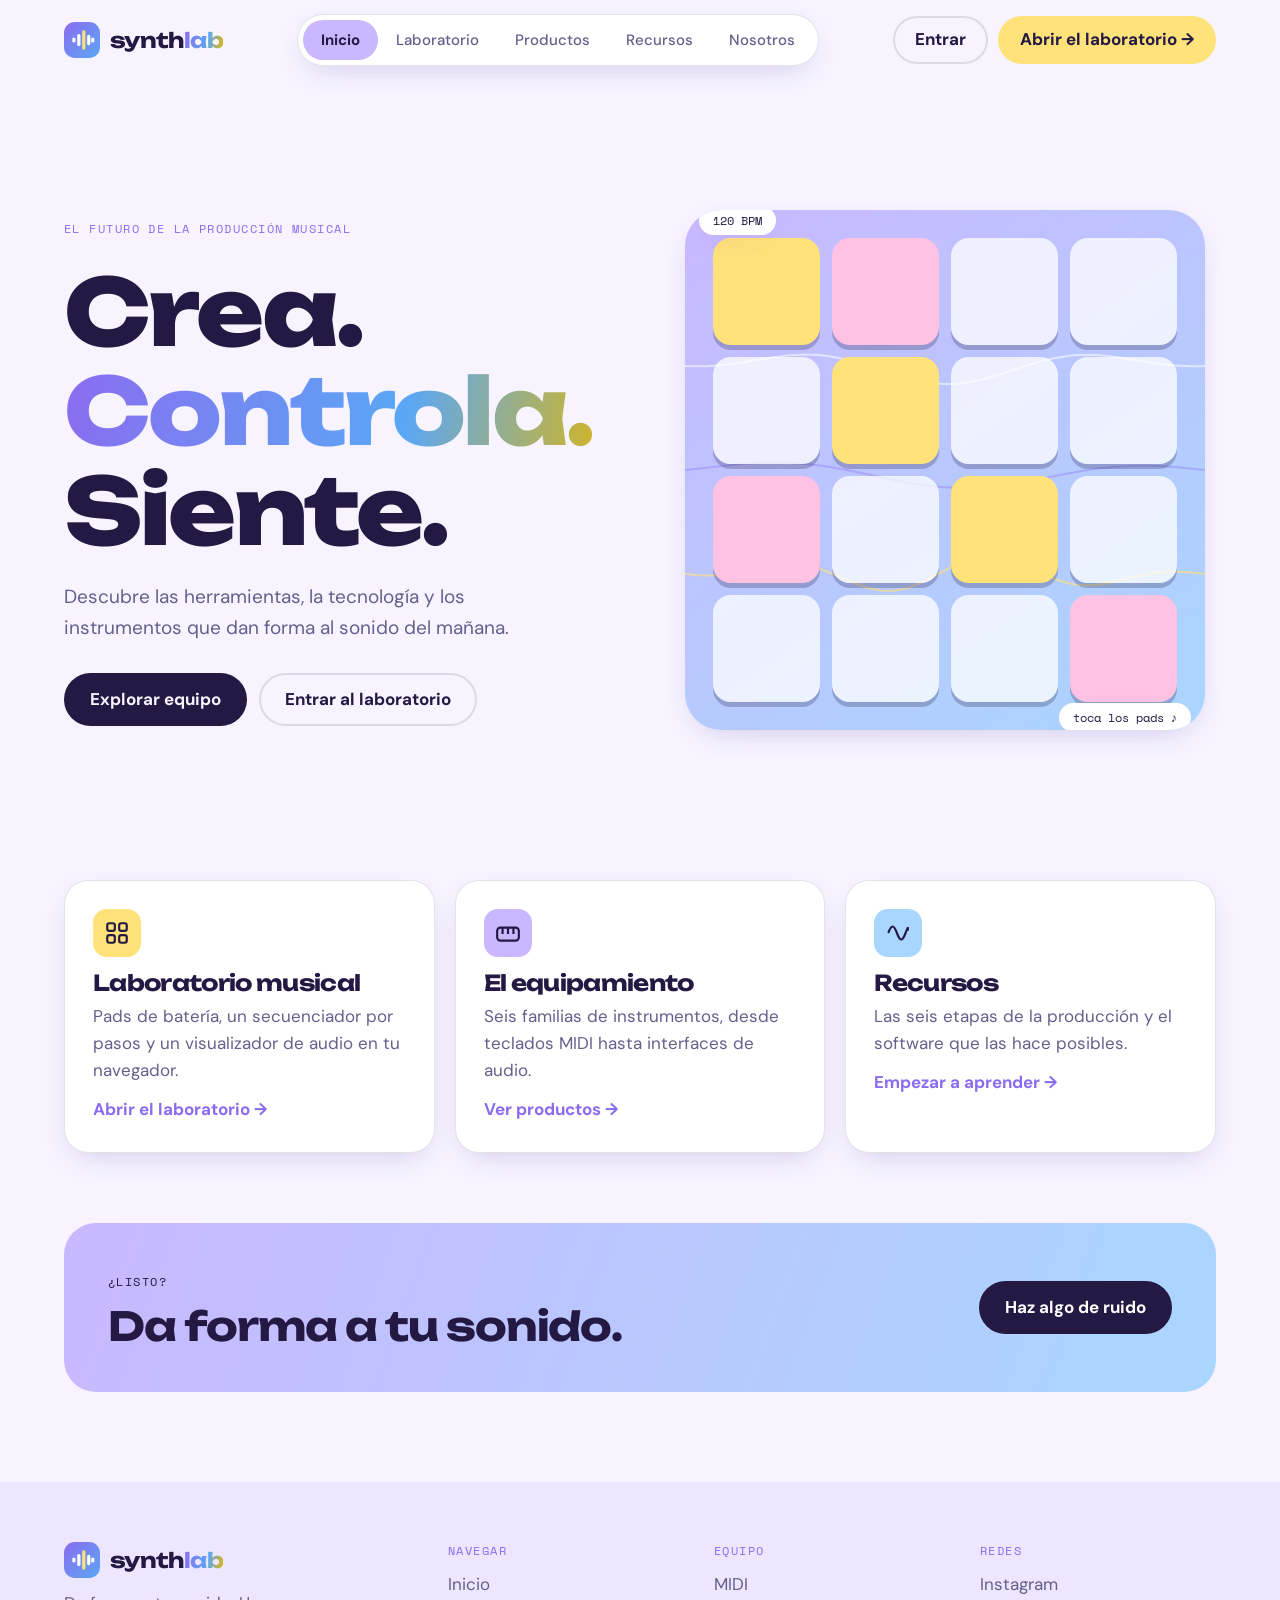
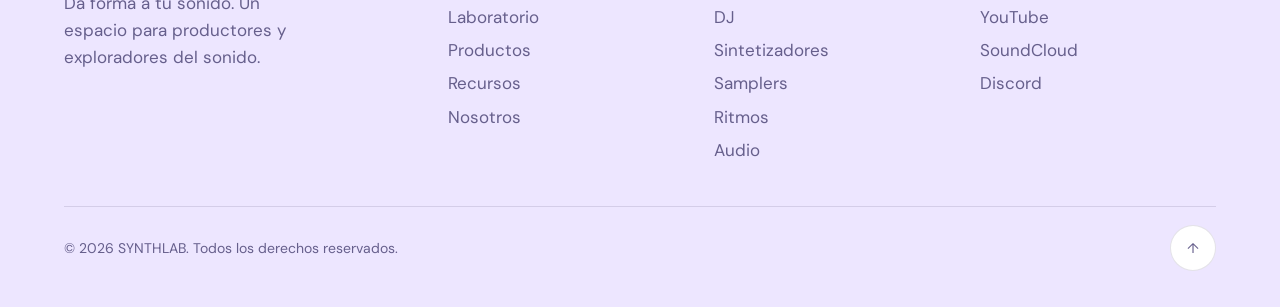
<file: SYNTHLAB — Da forma a tu sonido.html>
<!DOCTYPE html>
<html lang="es">
<head>
<meta charset="utf-8">
<meta name="viewport" content="width=device-width, initial-scale=1, viewport-fit=cover">
<title>SYNTHLAB — Da forma a tu sonido.</title>
<link href="https://fonts.googleapis.com/css2?family=DM+Sans:wght@400;500;700&family=Space+Mono&family=Unbounded:wght@500;700;800&display=swap" rel="stylesheet">
<style>
:root{--bg:#F7F4FF;--fg:#231942;--mut:#665F8C;--card:#fff;--line:rgba(35,25,66,.12);--lil:#C9B8FF;--pur:#8B6CF0;--sky:#A9D6FF;--yel:#FFE27A;--pnk:#FFC2E2;--t1:#EDE6FF;--t2:#E3F1FF;--t3:#FFF6D1;--ink:#231942;--sh:0 10px 30px -12px rgba(80,50,160,.28);color-scheme:light dark}
@media(prefers-color-scheme:dark){:root{--bg:#15102B;--fg:#F3EEFF;--mut:#A99FD0;--card:#201A42;--line:rgba(243,238,255,.14);--t1:#1D1740;--t2:#142343;--t3:#2B2640;--sh:0 10px 30px -12px rgba(0,0,0,.6)}}
*{box-sizing:border-box;margin:0;padding:0}
html{scroll-behavior:smooth}
body{background:var(--bg);color:var(--fg);font:400 17px/1.6 'DM Sans',system-ui,sans-serif;overflow-x:hidden;padding-top:env(safe-area-inset-top,0px)}
h1,h2,h3,.logo{font-family:Unbounded,'Arial Black',sans-serif;letter-spacing:-.03em;line-height:1.08}
h1{font-weight:800}h2{font-weight:700;font-size:clamp(30px,5vw,52px);margin-bottom:14px}h3{font-weight:700}
.mono,.tag,small{font-family:'Space Mono',monospace}
a{color:inherit;text-decoration:none}button{font:inherit;color:inherit;background:none;border:0;cursor:pointer}
:focus-visible{outline:3px solid var(--pur);outline-offset:3px}
.pg{padding:130px max(5vw,20px) 90px;min-height:100vh;animation:in .5s}.pg[hidden]{display:none}.pg:focus{outline:none}@keyframes in{from{opacity:0;transform:translateY(16px)}}
.wrap{max-width:1160px;margin:auto}
.tag{display:inline-block;font-size:12px;letter-spacing:.12em;text-transform:uppercase;color:var(--pur);margin-bottom:14px}
.lead{max-width:560px;color:var(--mut);margin-bottom:36px;font-size:18px}
.btn{display:inline-flex;align-items:center;gap:8px;padding:13px 26px;border-radius:99px;font-weight:700;background:var(--fg);color:var(--bg);transition:transform .2s,box-shadow .2s,background .2s}
.btn:hover{transform:translateY(-3px);box-shadow:var(--sh);background:var(--pur);color:#fff}.btn:active{transform:scale(.96)}
.btn.o{background:transparent;color:var(--fg);box-shadow:inset 0 0 0 2px var(--line)}.btn.o:hover{background:var(--card);color:var(--fg);box-shadow:inset 0 0 0 2px var(--pur)}
.btn.y{background:var(--yel);color:var(--ink)}.btn.y:hover{background:var(--yel);color:var(--ink)}
.btn[aria-pressed=true]{background:var(--pur);color:#fff}
.card{background:var(--card);border:1px solid var(--line);border-radius:24px;box-shadow:var(--sh)}
.rv{opacity:0;translate:0 28px;transition:opacity .7s,translate .7s}.rv.in{opacity:1;translate:0 0}
.grad{background:linear-gradient(100deg,var(--pur),#5AA7F5 60%,#E7B800);-webkit-background-clip:text;background-clip:text;color:transparent}
/* loader */
#ld{position:fixed;inset:0;z-index:99;background:var(--bg);display:grid;place-items:center;transition:opacity .5s,visibility .5s}#ld.off{opacity:0;visibility:hidden}
#ld .logo{font-size:34px;animation:pu 1s infinite alternate}@keyframes pu{to{opacity:.4;scale:.96}}
/* nav */
nav{position:fixed;top:0;left:0;right:0;z-index:50;display:flex;align-items:center;justify-content:space-between;padding:calc(14px + env(safe-area-inset-top,0px)) max(5vw,20px) 14px;}
nav::before{content:"";position:absolute;inset:0;z-index:-1;background:color-mix(in srgb,var(--bg) 80%,transparent);backdrop-filter:blur(14px);-webkit-backdrop-filter:blur(14px);opacity:0;transition:opacity .3s}nav.sc::before{opacity:1}
.logo{display:flex;align-items:center;gap:10px;font-size:21px;font-weight:700;z-index:60}.logo svg{width:36px;height:36px;transition:transform .5s}.logo:hover svg{transform:rotate(-12deg) scale(1.08)}
.logo i{font-style:normal}
.links{display:flex;list-style:none;position:relative;background:var(--card);border:1px solid var(--line);border-radius:99px;padding:5px;box-shadow:var(--sh)}
.links a{display:block;position:relative;z-index:1;padding:8px 18px;border-radius:99px;font-weight:500;font-size:15px;color:var(--mut);transition:color .25s}.links a:hover{color:var(--fg)}.links a.act{color:var(--ink);font-weight:700}
#ind{position:absolute;top:5px;bottom:5px;left:0;border-radius:99px;background:var(--lil);transition:transform .4s cubic-bezier(.5,1.4,.5,1),width .4s,opacity .2s}
.links .mob{display:none}.cta{padding:10px 22px}
#burger{display:none;width:46px;height:46px;border-radius:50%;background:var(--card);border:1px solid var(--line);flex-direction:column;gap:5px;align-items:center;justify-content:center;z-index:60}#burger i{width:18px;height:2px;background:var(--fg);transition:.3s}
#burger[aria-expanded=true] i:first-child{transform:translateY(3.5px) rotate(45deg)}#burger[aria-expanded=true] i:last-child{transform:translateY(-3.5px) rotate(-45deg)}
/* home */
.hero{display:grid;grid-template-columns:1.05fr 1fr;gap:40px;align-items:center;min-height:calc(100vh - 220px)}
.hero h1{font-size:clamp(42px,7.5vw,92px);margin:10px 0 22px}.hero h1 span{display:block}
.hero p{color:var(--mut);font-size:19px;max-width:460px;margin-bottom:30px}.cta2{display:flex;gap:12px;flex-wrap:wrap}
.hv{position:relative;border-radius:36px;padding:28px;background:linear-gradient(145deg,var(--lil),var(--sky));box-shadow:var(--sh);overflow:hidden;max-width:520px;margin:auto;width:100%}
#hw{position:absolute;inset:0;width:100%;height:100%;opacity:.7;pointer-events:none}
.hp{display:grid;grid-template-columns:repeat(4,1fr);gap:12px;position:relative}
.hp button{aspect-ratio:1;border-radius:18px;background:rgba(255,255,255,.75);box-shadow:0 5px 0 rgba(35,25,66,.25);transition:transform .08s,box-shadow .08s,background .15s;animation:bl 3.2s infinite}
.hp button:nth-child(5n+1){background:var(--yel)}.hp button:nth-child(7n+2){background:var(--pnk)}
.hp button:hover{transform:translateY(-3px)}.hp button.hit{transform:translateY(4px);box-shadow:0 1px 0 rgba(35,25,66,.25);background:#fff}
@keyframes bl{0%,80%,100%{opacity:1}90%{opacity:.7}}
.hp button:nth-child(3n){animation-delay:-.8s}.hp button:nth-child(4n){animation-delay:-1.6s}
.chip{position:absolute;background:var(--card);color:var(--fg);border-radius:99px;padding:6px 14px;font:12px 'Space Mono';box-shadow:var(--sh);animation:fl 5s ease-in-out infinite}@keyframes fl{50%{translate:0 -8px}}
.feat{display:grid;grid-template-columns:repeat(auto-fit,minmax(260px,1fr));gap:20px;margin:70px 0}
.feat a{padding:28px;transition:transform .25s,box-shadow .25s;display:block}.feat a:hover{transform:translateY(-6px)}.feat h3{font-size:22px;margin:14px 0 8px}.feat p{color:var(--mut);margin-bottom:12px}.feat b{color:var(--pur)}
.ico{width:48px;height:48px;border-radius:14px;display:grid;place-items:center}.ico svg{width:26px;height:26px;stroke:var(--ink);fill:none;stroke-width:2}
.band{padding:44px;border-radius:32px;background:linear-gradient(110deg,var(--lil),var(--sky));color:var(--ink);display:flex;justify-content:space-between;align-items:center;gap:24px;flex-wrap:wrap}.band h2{margin:0;font-size:clamp(26px,4vw,40px)}.band .btn{background:var(--ink);color:#fff}
/* lab */
.lh{display:flex;justify-content:space-between;flex-wrap:wrap;gap:16px;align-items:end;margin-bottom:10px}.bar{display:flex;gap:10px;flex-wrap:wrap;align-items:center}.bar .btn{padding:9px 18px;font-size:14px}
.live{display:inline-flex;gap:8px;align-items:center;font:12px 'Space Mono';background:var(--card);border:1px solid var(--line);padding:7px 14px;border-radius:99px}.live i{width:9px;height:9px;border-radius:50%;background:#aaa}.live.on i{background:#ff5d7a;animation:pl 1s infinite}@keyframes pl{50%{scale:1.5}}
.vm{display:flex;gap:3px;align-items:end;height:24px}.vm i{width:5px;height:4px;background:var(--pur);border-radius:3px}
.lg{display:grid;grid-template-columns:1fr 1.3fr;gap:22px}.lg .card{padding:24px}.lg .wide{grid-column:1/-1}.lg h3{font-size:15px;margin-bottom:16px}
.kns{display:flex;gap:16px;align-items:center}
.pads{display:grid;grid-template-columns:repeat(4,1fr);gap:10px}
.pad{aspect-ratio:1;border-radius:18px;background:var(--c);color:var(--ink);display:flex;justify-content:space-between;align-items:end;padding:8px 10px;font:11px 'Space Mono';box-shadow:0 5px 0 rgba(35,25,66,.28);transition:transform .07s,box-shadow .07s,filter .1s;touch-action:none;user-select:none}
.pad:hover{filter:brightness(1.05)}.pad.hit{transform:translateY(5px);box-shadow:0 0 0 rgba(0,0,0,0);filter:brightness(1.12) saturate(1.3)}
.kn{width:76px;text-align:center;cursor:grab;touch-action:none;user-select:none;font:11px 'Space Mono';color:var(--mut)}.kn:active{cursor:grabbing}.kn svg{width:62px;height:62px;display:block;margin:auto;transition:transform .15s}.kn:hover svg{transform:scale(1.08)}.kn b{display:block;font-weight:400;color:var(--fg)}
.sq{display:flex;gap:12px;align-items:center;margin-bottom:8px}
.sq>small{width:66px;flex:none;font:700 11px 'Space Mono';color:var(--fg);display:flex;align-items:center;gap:6px}.sq>small::before{content:"";width:9px;height:9px;border-radius:50%;background:var(--r,transparent);flex:none}
.sq .gr{flex:1;display:grid;grid-template-columns:repeat(4,1fr);gap:6px;padding:6px;border-radius:16px;background:var(--t1)}.sq .gr:nth-child(odd){background:var(--t2)}
.sq button{height:clamp(36px,4.2vw,56px);border-radius:11px;background:var(--card);border:1px solid var(--line);transition:transform .1s,background .15s,box-shadow .15s}.sq button:hover{transform:scale(1.07)}
.sq button[aria-pressed=true]{background:var(--r);border-color:transparent;box-shadow:0 0 14px var(--r)}.sq button.cur{box-shadow:0 0 0 3px var(--fg)}.sq button[aria-pressed=true].cur{box-shadow:0 0 0 3px var(--fg),0 0 14px var(--r)}
.sq.hd{margin-bottom:4px}.sq.hd .gr{background:none!important;padding:0 6px}.sq.hd span{text-align:center;font:10px 'Space Mono';color:var(--mut);transition:color .1s}.sq.hd span.on{color:var(--pur);font-weight:700}
.sqh{display:flex;gap:12px;align-items:center;flex-wrap:wrap;margin-bottom:16px}.sqh h3{margin:0 auto 0 0}.sqh .btn{padding:8px 18px;font-size:14px}
.sqs{overflow-x:auto}.sqs>div{min-width:720px}
canvas#vz{width:100%;height:230px;display:block;border-radius:16px;background:#1d1540}
/* products */
.fil{display:flex;gap:8px;flex-wrap:wrap;margin-bottom:30px}.fil button{padding:8px 18px;border-radius:99px;background:var(--card);border:1px solid var(--line);font-weight:500;font-size:15px;transition:.2s}.fil button:hover{border-color:var(--pur)}.fil button[aria-pressed=true]{background:var(--fg);color:var(--bg);border-color:var(--fg)}
.prods{display:grid;grid-template-columns:repeat(auto-fill,minmax(300px,1fr));gap:22px}
.pr{padding:20px;display:flex;flex-direction:column;gap:8px;transition:opacity .35s,transform .35s,box-shadow .3s}.pr:hover{transform:translateY(-6px)}.pr.out{opacity:0;transform:scale(.92)}.pr[hidden]{display:none}
.pr .im{aspect-ratio:16/10;border-radius:16px;display:grid;place-items:center;background:var(--b);overflow:hidden}.pr .im svg{width:62%;transition:transform .5s}.pr:hover .im svg{transform:scale(1.1) rotate(-2deg)}
.pr small{color:var(--mut);margin-top:6px}.pr h3{font-size:22px}.pr p{color:var(--mut);flex:1;font-size:15px}.pr ul{list-style:none;display:flex;gap:6px;flex-wrap:wrap;margin:4px 0 8px}.pr li{font:11px 'Space Mono';background:var(--t1);padding:3px 10px;border-radius:99px}
.pr .btn{align-self:flex-start;padding:9px 20px;font-size:14px}
/* about / resources */
.ab{display:grid;grid-template-columns:1.2fr 1fr;gap:40px;align-items:center;margin-bottom:60px}
.ab q{display:block;quotes:none;font:500 clamp(22px,3vw,32px)/1.35 Unbounded;letter-spacing:-.03em}
.cnt{display:grid;gap:14px}.cnt div{padding:18px 24px;border-radius:20px;background:var(--c);color:var(--ink);display:flex;justify-content:space-between;align-items:center}.cnt b{font:700 40px Unbounded}.cnt span{font:12px 'Space Mono'}
.vals{display:grid;grid-template-columns:repeat(auto-fit,minmax(250px,1fr));gap:20px}.vals .card{padding:28px}.vals h3{font-size:20px;margin:12px 0 8px}.vals p{color:var(--mut)}
.wf{display:grid;grid-template-columns:repeat(auto-fit,minmax(150px,1fr));gap:12px;margin-bottom:14px}
.st{padding:18px;text-align:left;border-radius:20px;background:var(--card);border:1px solid var(--line);transition:transform .2s,background .2s}.st:hover{transform:translateY(-4px)}.st[aria-expanded=true]{background:var(--c);color:var(--ink)}.st small{opacity:.7}.st h3{font-size:18px;margin-top:20px}
#wd{padding:26px;min-height:96px;margin-bottom:70px;background:var(--t1);border-radius:22px}#wd h3{font-size:24px;margin-bottom:6px}#wd p{color:var(--mut);max-width:680px}
.sw{display:grid;grid-template-columns:repeat(auto-fit,minmax(200px,1fr));gap:18px}.sw a{padding:24px;display:block;transition:transform .25s}.sw a:hover{transform:translateY(-6px)}.sw h3{font-size:18px;margin:12px 0 6px}.sw p{color:var(--mut);font-size:15px;margin-bottom:10px}.sw span{font-weight:700;color:var(--pur);font-size:14px}
/* modal */
#md{position:fixed;inset:0;z-index:80;display:grid;place-items:center;padding:20px;background:rgba(21,16,43,.6);backdrop-filter:blur(8px);opacity:0;visibility:hidden;transition:.3s}#md.open{opacity:1;visibility:visible}
#md .box{width:min(700px,100%);max-height:90vh;overflow:auto;padding:30px;position:relative;transform:translateY(30px) scale(.96);transition:transform .4s cubic-bezier(.3,1.4,.5,1)}#md.open .box{transform:none}
#md .x{position:absolute;right:14px;top:14px;width:40px;height:40px;border-radius:50%;background:var(--t1);transition:transform .25s}#md .x:hover{transform:rotate(90deg)}
#md .im{border-radius:18px;padding:20px;margin-bottom:18px;background:var(--b)}#md .im svg{width:54%;display:block;margin:auto}#md h3{font-size:28px;margin:6px 0}#md p{color:var(--mut);margin-bottom:10px}#md ul{padding-left:20px;margin:10px 0 20px}
/* footer */
footer{padding:60px max(5vw,20px) 36px;background:var(--t1)}
.fg{display:grid;grid-template-columns:1.5fr 1fr 1fr 1fr;gap:30px;max-width:1160px;margin:auto}footer h4{font:12px 'Space Mono';color:var(--pur);letter-spacing:.12em;margin-bottom:12px;text-transform:uppercase}footer li{list-style:none;margin-bottom:6px;color:var(--mut)}footer li a:hover{color:var(--fg)}
.cp{display:flex;justify-content:space-between;align-items:center;max-width:1160px;margin:36px auto 0;padding-top:18px;border-top:1px solid var(--line);color:var(--mut);font-size:14px;flex-wrap:wrap;gap:12px}
#top{width:46px;height:46px;border-radius:50%;background:var(--card);border:1px solid var(--line);transition:.3s}#top:hover{background:var(--pur);color:#fff;transform:translateY(-5px)}
#ts{position:fixed;bottom:calc(18px + env(safe-area-inset-bottom,0px));right:18px;z-index:90;display:flex;flex-direction:column;gap:8px}
.t{background:var(--fg);color:var(--bg);padding:10px 18px;border-radius:99px;font:13px 'Space Mono';box-shadow:var(--sh);animation:in .3s;transition:opacity .4s}
@media(max-width:860px){
.hero,.lg,.ab{grid-template-columns:1fr}.hero{min-height:0}.fg{grid-template-columns:1fr 1fr}
}
@media(max-width:980px){
#burger{display:flex}.cta{display:none}
.links{position:fixed;inset:0;z-index:55;border-radius:0;flex-direction:column;justify-content:center;align-items:center;gap:6px;background:var(--bg);border:0;padding:0;opacity:0;visibility:hidden;transition:opacity .3s,visibility .3s;box-shadow:none}
.links.open{opacity:1;visibility:visible}.links li{animation:none}.links.open li{animation:in .4s both}
.links a{font:700 28px Unbounded;padding:12px 26px;color:var(--fg)}.links a.act{background:var(--lil);color:var(--ink)}#ind{display:none}}
@media(prefers-reduced-motion:reduce){*,*::before,*::after{animation:none!important;transition:none!important;scroll-behavior:auto!important}.rv{opacity:1;translate:none}}
/* cuenta */
.nr{display:flex;gap:10px;align-items:center}
.links .mob{display:none}
.ac{max-width:460px;margin:0 auto}
.ac .card{padding:34px 30px}
.ac h2{font-size:clamp(28px,4vw,40px)}
.tabs{display:flex;background:var(--t1);border-radius:99px;padding:5px;margin:18px 0 22px}
.tabs button{flex:1;padding:10px;border-radius:99px;font-weight:700;color:var(--mut);transition:.25s}
.tabs button[aria-selected=true]{background:var(--lil);color:var(--ink)}
.fd{margin-bottom:16px}.fd label{display:block;font:12px 'Space Mono',monospace;letter-spacing:.08em;text-transform:uppercase;color:var(--mut);margin-bottom:6px}
.fd input{width:100%;padding:13px 16px;border-radius:14px;border:1.5px solid var(--line);background:var(--bg);color:var(--fg);font:inherit;transition:border-color .2s}
.fd input:focus{outline:none;border-color:var(--pur)}
.pw{position:relative}.pw input{padding-right:78px}.pw button{position:absolute;right:8px;top:50%;translate:0 -50%;padding:6px 12px;border-radius:99px;font-size:13px;color:var(--mut)}.pw button:hover{background:var(--t1)}
.er{min-height:22px;color:#D6336C;font-size:14px;margin:-4px 0 12px}
.ac .btn{width:100%;justify-content:center}
.ac .sw2{margin-top:16px;text-align:center;color:var(--mut);font-size:15px}.ac .sw2 button{color:var(--pur);font-weight:700;text-decoration:underline}
.av{width:72px;height:72px;border-radius:50%;background:var(--lil);color:var(--ink);display:grid;place-items:center;font:800 30px Unbounded,sans-serif;margin-bottom:14px}
.pf{display:flex;flex-direction:column;gap:10px;margin-top:22px}
.dz{color:#D6336C!important}
@media(max-width:980px){.links .mob{display:list-item}}
</style>
</head>
<body>
<div id="ld" aria-hidden="true"><div class="logo" id="ldl"></div></div>
<nav id="nav">
<a href="#home" class="logo" id="lg1" aria-label="SYNTHLAB inicio"></a>
<ul class="links" id="lk"><span id="ind" aria-hidden="true"></span>
<li><a href="#home" data-p="home">Inicio</a></li><li><a href="#lab" data-p="lab">Laboratorio</a></li><li><a href="#products" data-p="products">Productos</a></li><li><a href="#resources" data-p="resources">Recursos</a></li><li><a href="#about" data-p="about">Nosotros</a></li><li class="mob"><a href="#account" data-p="account" id="acc2">Entrar</a></li>
</ul>
<div class="nr"><a class="btn o cta" id="acc" href="#account">Entrar</a><a class="btn y cta" href="#lab">Abrir el laboratorio →</a></div>
<button id="burger" aria-label="Abrir menú" aria-expanded="false" aria-controls="lk"><i></i><i></i></button>
</nav>
<main>
<!-- HOME -->
<div class="pg" id="p-home"><div class="wrap">
<div class="hero"><div>
<span class="tag">El futuro de la producción musical</span>
<h1><span>Crea.</span><span class="grad">Controla.</span><span>Siente.</span></h1>
<p>Descubre las herramientas, la tecnología y los instrumentos que dan forma al sonido del mañana.</p>
<div class="cta2"><a class="btn" href="#products">Explorar equipo</a><a class="btn o" href="#lab">Entrar al laboratorio</a></div></div>
<div class="hv"><canvas id="hw" aria-hidden="true"></canvas><div class="hp" id="hp"></div>
<span class="chip" style="left:14px;top:-4px">120 BPM</span><span class="chip" style="right:14px;bottom:-2px;animation-delay:-2s">toca los pads ♪</span></div></div>
<div class="feat">
<a class="card rv" href="#lab"><div class="ico" style="background:var(--yel)"><svg viewBox="0 0 24 24"><rect x="3" y="3" width="7" height="7" rx="2"/><rect x="14" y="3" width="7" height="7" rx="2"/><rect x="3" y="14" width="7" height="7" rx="2"/><rect x="14" y="14" width="7" height="7" rx="2"/></svg></div><h3>Laboratorio musical</h3><p>Pads de batería, un secuenciador por pasos y un visualizador de audio en tu navegador.</p><b>Abrir el laboratorio →</b></a>
<a class="card rv" href="#products" style="transition-delay:.08s"><div class="ico" style="background:var(--lil)"><svg viewBox="0 0 24 24"><rect x="2" y="7" width="20" height="12" rx="3"/><path d="M7 7v6M12 7v6M17 7v6"/></svg></div><h3>El equipamiento</h3><p>Seis familias de instrumentos, desde teclados MIDI hasta interfaces de audio.</p><b>Ver productos →</b></a>
<a class="card rv" href="#resources" style="transition-delay:.16s"><div class="ico" style="background:var(--sky)"><svg viewBox="0 0 24 24"><path d="M3 12c3-8 5-8 8 0s5 8 8 0 2-4 2-2"/></svg></div><h3>Recursos</h3><p>Las seis etapas de la producción y el software que las hace posibles.</p><b>Empezar a aprender →</b></a></div>
<div class="band rv"><div><span class="tag" style="color:var(--ink)">¿Listo?</span><h2>Da forma a tu sonido.</h2></div><a class="btn" href="#lab">Haz algo de ruido</a></div>
</div></div>
<!-- LAB -->
<div class="pg" id="p-lab" hidden><div class="wrap">
<div class="lh"><div><span class="tag">Interactivo</span><h2>Laboratorio musical</h2></div>
<div class="bar"><span class="live" id="live"><i></i>EN VIVO · inactivo</span><div class="vm" id="vm" aria-hidden="true"><i></i><i></i><i></i><i></i><i></i></div><button class="btn o" id="snd" aria-pressed="false">Activar sonido</button></div></div>
<p class="lead">El audio se activa con tu primer clic o tecla. Los pads responden a 1-4 · Q-R · A-F · Z-V. Gira los knobs arrastrando, con la rueda del ratón o con las flechas (doble clic para restablecer).</p>
<div class="lg">
<div class="card"><h3>Pads de batería</h3><div class="pads" id="pads"></div></div>
<div class="card"><h3>Visualizador</h3><canvas id="vz" aria-label="Visualizador de audio"></canvas><div class="sqh" style="margin:14px 0 0"><div class="kns"><div id="k-vol"></div></div><button class="btn o" id="vmode" style="margin-left:auto">Modo: barras</button></div></div>
<div class="card wide"><div class="sqh"><h3>Secuenciador por pasos</h3><button class="btn" id="play">▶ Reproducir</button><button class="btn o" id="rnd">Aleatorio</button><button class="btn o" id="clr">Borrar</button><div id="k-bpm"></div></div><div class="sqs"><div id="sq"></div></div></div>
</div></div></div>
<!-- PRODUCTS -->
<div class="pg" id="p-products" hidden><div class="wrap">
<span class="tag">Equipo destacado</span><h2>Los esenciales</h2>
<p class="lead">Dispositivos conceptuales que ilustran cada familia de instrumentos. Son ejemplos ficticios, no productos reales.</p>
<div class="fil" id="fil" role="group" aria-label="Filtros"></div><div class="prods" id="prods" aria-live="polite"></div></div></div>
<!-- RESOURCES -->
<div class="pg" id="p-resources" hidden><div class="wrap">
<span class="tag">Aprende</span><h2>De la idea al máster</h2><p class="lead">Seis etapas de producción. Pulsa una para ver más detalle.</p>
<div class="wf" id="wf"></div><div id="wd" role="region" aria-live="polite"></div>
<span class="tag">Software</span><h2>Herramientas y software</h2><p class="lead">Donde se da forma al sonido. Los enlaces llevan a artículos de referencia (en inglés).</p>
<div class="sw" id="sw"></div></div></div>
<!-- ABOUT -->
<div class="pg" id="p-about" hidden><div class="wrap">
<span class="tag">Nosotros</span>
<div class="ab"><div><h2>Sobre SYNTHLAB</h2><q>La música es más que sonido. Es tecnología, experimentación y emoción. SYNTHLAB es un espacio creado para mentes curiosas, productores y exploradores del sonido.</q></div>
<div class="cnt"><div style="--c:var(--lil)"><b data-n="6">0</b><span>FAMILIAS DE EQUIPO</span></div><div style="--c:var(--yel)"><b data-n="16">0</b><span>PADS DE BATERÍA</span></div><div style="--c:var(--sky)"><b data-n="16">0</b><span>PASOS DEL SECUENCIADOR</span></div></div></div>
<div class="vals">
<div class="card rv"><div class="ico" style="background:var(--yel)"><svg viewBox="0 0 24 24"><circle cx="12" cy="12" r="9"/><path d="M12 7v5l3 2"/></svg></div><h3>Curiosidad</h3><p>Desmontamos instrumentos, escuchamos cómo se comportan y nos preguntamos qué pasa si los llevamos más lejos.</p></div>
<div class="card rv" style="transition-delay:.08s"><div class="ico" style="background:var(--lil)"><svg viewBox="0 0 24 24"><path d="M4 20l4-1 11-11-3-3L5 16z"/></svg></div><h3>Oficio</h3><p>La buena música nace de entender las herramientas. Explicamos el equipo y el proceso con claridad y sin humo.</p></div>
<div class="card rv" style="transition-delay:.16s"><div class="ico" style="background:var(--sky)"><svg viewBox="0 0 24 24"><circle cx="8" cy="9" r="3"/><circle cx="16" cy="9" r="3"/><path d="M3 19c1-4 9-4 10 0M11 19c1-4 9-4 10 0"/></svg></div><h3>Comunidad</h3><p>Los productores aprenden más rápido juntos. SYNTHLAB es un lugar para experimentar, compartir y jugar.</p></div></div>
</div></div>
<!-- ACCOUNT -->
<div class="pg" id="p-account" hidden><div class="wrap"><div class="ac" id="acBox"></div></div></div>
</main>
<footer><div class="fg">
<div><a href="#home" class="logo" id="lg2" aria-label="SYNTHLAB"></a><p style="color:var(--mut);margin-top:12px;max-width:260px">Da forma a tu sonido. Un espacio para productores y exploradores del sonido.</p></div>
<div><h4>Navegar</h4><ul><li><a href="#home">Inicio</a></li><li><a href="#lab">Laboratorio</a></li><li><a href="#products">Productos</a></li><li><a href="#resources">Recursos</a></li><li><a href="#about">Nosotros</a></li></ul></div>
<div><h4>Equipo</h4><ul id="fc"></ul></div><div><h4>Redes</h4><ul id="soc"></ul></div></div>
<div class="cp"><span>© 2026 SYNTHLAB. Todos los derechos reservados.</span><button id="top" aria-label="Volver arriba">↑</button></div></footer>
<div id="md" role="dialog" aria-modal="true" aria-labelledby="mt"><div class="card box" id="mb"></div></div>
<div id="ts" role="status" aria-live="polite"></div>
<script>
(()=>{
'use strict';
const $=(s,r=document)=>r.querySelector(s),$$=(s,r=document)=>[...r.querySelectorAll(s)];
const RM=matchMedia('(prefers-reduced-motion:reduce)').matches,INK='#231942',cl=(v,a,b)=>Math.min(b,Math.max(a,v));
const LI='#C9B8FF',SK='#A9D6FF',YE='#FFE27A',PN='#FFC2E2',MI='#B8F0D8',PU='#8B6CF0';
/* ---------- LOGO ---------- */
const LOGO=`<svg viewBox="0 0 40 40" aria-hidden="true"><defs><linearGradient id="lgg" x1="0" y1="0" x2="1" y2="1"><stop offset="0" stop-color="#8B6CF0"/><stop offset="1" stop-color="#5AA7F5"/></linearGradient></defs><rect width="40" height="40" rx="12" fill="url(#lgg)"/><g stroke-linecap="round" stroke-width="3.6"><path d="M11 21v-2" stroke="#fff"/><path d="M16.5 25v-10" stroke="#fff"/><path d="M22 29V11" stroke="#FFE27A"/><path d="M27.5 24v-8" stroke="#fff"/><path d="M33 21v-2" stroke="#fff" transform="translate(-1)"/></g></svg><span>synth<i class="grad">lab</i></span>`;
['#lg1','#lg2','#ldl'].forEach(s=>$(s).innerHTML=LOGO);
/* ---------- DATA ---------- */
const CATS={midi:['MIDI',LI],dj:['DJ',SK],synth:['Sintetizadores',PN],sampler:['Samplers',YE],drums:['Ritmos',MI],audio:['Audio',SK]};
const PRODS=[
['Keystone 49','midi','Teclado MIDI','Concepto de controlador de 49 teclas pensado para tocar con expresividad y mapear rápido en tu DAW.',['49 teclas','Knobs asignables','Transporte'],'Los teclados traducen tu forma de tocar en datos: notas, velocidad y expresión. Este concepto se centra en un mapeo rápido y un tamaño compacto para tu escritorio.'],
['Orbit DJ-2','dj','Controlador DJ','Concepto de controlador de dos platos con jog wheels XL para una mezcla muy táctil.',['2 platos','Jog wheels','Modos de pads'],'Los controladores DJ mezclan temas con jog wheels, faders y pads. Este concepto imagina ruedas grandes y sensibles para hacer scratch y cues con precisión.'],
['Helix One','synth','Sintetizador','Concepto de sintetizador híbrido con un recorrido de señal claro y macros a mano.',['Doble oscilador','Filtro','Macros'],'Los sintetizadores generan sonido con osciladores y lo moldean con filtros y envolventes. Helix One es un concepto construido sobre un recorrido de señal transparente.'],
['Slicer S4','sampler','Sampler','Concepto de sampler con pads, pensado para cortar y remuestrear rápido.',['Auto-corte','Remuestreo','Pads 4x4'],'Un sampler graba audio y lo reproduce en pads. Trocear bucles en patrones nuevos es un pilar del hip-hop y la música electrónica.'],
['Pulse 16','drums','Caja de ritmos','Concepto de caja de ritmos con secuenciador de pasos para crear grooves en segundos.',['16 pasos','Swing','Cadena de patrones'],'Las cajas de ritmos programan el ritmo con secuenciadores de pasos, igual que el de nuestro laboratorio. Pulse 16 imagina un flujo de trabajo centrado en el groove.'],
['Core I/O','audio','Interfaz de audio','Concepto de interfaz compacta con entradas limpias y monitorización sin complicaciones.',['2 entradas','Monitor directo','Alimentación USB'],'Una interfaz de audio convierte señales analógicas a digitales y viceversa, con previos limpios y monitorización de baja latencia.']];
const FIL=[['all','Todos'],...Object.entries(CATS).map(([k,v])=>[k,v[0]])];
const WF=[['Crear','Generar ideas','Empieza con una chispa: un acorde, un ritmo, una textura. Captura las ideas rápido, antes de juzgarlas. Los bucles y los accidentes felices son tu materia prima.',LI],['Grabar','Capturar la interpretación','Graba instrumentos, voces y MIDI. Un buen nivel de ganancia ahora te ahorra horas después. Haz varias tomas y quédate con los mejores momentos.',SK],['Diseñar','Dar forma al sonido','Crea timbres con síntesis, sampleo y procesado. Filtros, envolventes y efectos convierten una onda básica en un sonido propio.',YE],['Arreglar','Construir la estructura','Convierte bucles en una canción. Planifica intros, subidas, drops y pausas, y usa el contraste y el silencio para crear tensión y liberación.',PN],['Mezclar','Equilibrar todo','Equilibra niveles, coloca los elementos en el panorama, haz hueco con la EQ y cohesiona con compresión. Cada sonido necesita su lugar.',MI],['Masterizar','El pulido final','Prepara la pista para el mundo: volumen coherente, balance tonal y formato. Compárala con temas de referencia en varios sistemas de escucha.',LI]];
const SW=[['DAWs','Tu centro de mando: graba, secuencia y mezcla en un solo lugar.','M3 5h18v14H3zM3 10h18M9 5v14','Digital_audio_workstation',LI],['Plugins','Procesadores de EQ, compresión, reverb y más.','M12 2v6M12 16v6M2 12h6M16 12h6M7 7l3 3M14 14l3 3','Audio_plug-in',SK],['Instrumentos VST','Sintetizadores y samplers de software tocables por MIDI.','M3 8h18v10H3zM7 8v6M11 8v6M15 8v6M19 8v6','Virtual_Studio_Technology',YE],['Efectos','Delay, distorsión, chorus y modulación.','M2 12c3-8 5-8 8 0s5 8 8 0 3-4 4-2','Effects_unit',PN],['Utilidades de audio','Afinadores, analizadores y medidores para una mezcla honesta.','M4 18a8 8 0 1116 0M12 18l4-6','Audio_analyzer',MI]];
const SOCURL={Instagram:'#',YouTube:'#',SoundCloud:'#',Discord:'#'}; // configurable: put real URLs here
/* ---------- DEVICE ART ---------- */
const S=(x='')=>`stroke="${INK}" stroke-width="2.5" ${x}`;
const keys=(y,h)=>{let s='';for(let i=0;i<8;i++)s+=`<rect x="${20+i*20}" y="${y}" width="20" height="${h}" fill="#fff" ${S('stroke-width="2"')}/>`;[1,2,4,5,6].forEach(i=>s+=`<rect x="${18+i*20}" y="${y}" width="12" height="${h*.6}" fill="${INK}"/>`);return s};
const body=c=>`<rect x="8" y="12" width="184" height="116" rx="16" fill="${c}" ${S()}/>`;
const kn=(x,y,r=11)=>`<circle cx="${x}" cy="${y}" r="${r}" fill="#fff" ${S('stroke-width="2"')}/><path d="M${x} ${y}l${r*.5} ${-r*.7}" ${S('stroke-width="2.5" stroke-linecap="round"')}/>`;
const DEV={
midi:c=>body(c)+kn(34,38)+kn(60,38)+`<rect x="120" y="30" width="56" height="14" rx="5" fill="#fff" ${S('stroke-width="2"')}/>`+keys(62,56),
dj:c=>body(c)+[52,148].map(x=>`<circle cx="${x}" cy="62" r="33" fill="#fff" ${S()}/><circle cx="${x}" cy="62" r="9" fill="${INK}"/>`).join('')+`<rect x="92" y="30" width="16" height="68" rx="5" fill="${INK}"/><rect x="94" y="56" width="12" height="9" fill="${YE}"/>`+[0,1,2,3].map(i=>`<rect x="${22+i*19}" y="106" width="15" height="14" rx="4" fill="#fff" ${S('stroke-width="2"')}/><rect x="${108+i*19}" y="106" width="15" height="14" rx="4" fill="#fff" ${S('stroke-width="2"')}/>`).join(''),
sampler:c=>body(c)+Array.from({length:16},(_,i)=>`<rect x="${50+(i%4)*26}" y="${28+(i>>2)*24}" width="21" height="19" rx="5" fill="${i%3?'#fff':LI}" ${S('stroke-width="2"')}/>`).join(''),
synth:c=>body(c)+[0,1,2,3].map(i=>kn(36+i*38,34)).join('')+keys(60,60),
drums:c=>body(c)+kn(36,34)+kn(74,34)+kn(112,34)+Array.from({length:16},(_,i)=>`<rect x="${22+i*10.5}" y="56" width="8" height="${i%4?16:26}" rx="2" fill="${i%4?'#fff':INK}" ${S('stroke-width="2"')}/>`).join('')+[0,1,2,3].map(i=>`<rect x="${24+i*42}" y="96" width="34" height="22" rx="6" fill="#fff" ${S('stroke-width="2"')}/>`).join(''),
audio:c=>`<rect x="8" y="34" width="184" height="76" rx="16" fill="${c}" ${S()}/>`+kn(44,72,15)+kn(86,72,15)+kn(152,72,18)+`<circle cx="114" cy="50" r="4" fill="${PN}" ${S('stroke-width="2"')}/>`};
const dsvg=(t,c)=>`<svg viewBox="0 0 200 140" role="img" aria-label="${CATS[t][0]}">${DEV[t](c)}</svg>`;
/* ---------- BUILD UI ---------- */
$('#fil').innerHTML=FIL.map(([k,l],i)=>`<button data-f="${k}" aria-pressed="${!i}">${l}</button>`).join('');
$('#prods').innerHTML=PRODS.map((p,i)=>`<article class="card pr rv" data-f="${p[1]}" style="--b:${CATS[p[1]][1]};transition-delay:${i*50}ms"><div class="im">${dsvg(p[1],'#fff')}</div><small>Concepto · ${p[2]}</small><h3>${p[0]}</h3><p>${p[3]}</p><ul>${p[4].map(k=>`<li>${k}</li>`).join('')}</ul><button class="btn o" data-p="${i}">Ver detalles</button></article>`).join('');
$('#wf').innerHTML=WF.map((w,i)=>`<button class="st" data-w="${i}" aria-expanded="false" style="--c:${w[3]}"><small>0${i+1}</small><h3>${w[0]}</h3></button>`).join('');
$('#wd').innerHTML='<p>Selecciona una etapa para leer más.</p>';
$('#sw').innerHTML=SW.map(s=>`<a class="card rv" href="https://en.wikipedia.org/wiki/${s[3]}" target="_blank" rel="noopener"><div class="ico" style="background:${s[4]}"><svg viewBox="0 0 24 24"><path d="${s[2]}"/></svg></div><h3>${s[0]}</h3><p>${s[1]}</p><span>Saber más ↗</span></a>`).join('');
$('#fc').innerHTML=FIL.slice(1).map(([k,l])=>`<li><a href="#products" data-f="${k}">${l}</a></li>`).join('');
$('#soc').innerHTML=Object.keys(SOCURL).map(s=>`<li><a href="${SOCURL[s]}" data-s="${s}">${s}</a></li>`).join('');
const toast=m=>{const t=document.createElement('div');t.className='t';t.textContent=m;$('#ts').append(t);setTimeout(()=>{t.style.opacity=0;setTimeout(()=>t.remove(),400)},2000)};
/* ---------- ROUTER ---------- */
const PG=['home','lab','products','about','resources','account'],TT={home:'Da forma a tu sonido.',lab:'Laboratorio',products:'Equipo',about:'Nosotros',resources:'Recursos',account:'Mi cuenta'};
const lk=$('#lk'),bg=$('#burger'),ind=$('#ind');let Z,H;
function moveInd(){const a=$('.links a.act');if(!a){ind.style.opacity=0;return}ind.style.opacity=1;ind.style.width=a.offsetWidth+'px';ind.style.transform=`translateX(${a.offsetLeft}px)`}
let boot=true;try{history.scrollRestoration='manual';if(location.hash)history.replaceState(null,'',location.pathname+location.search)}catch(e){}
function route(){let h=boot?'home':location.hash.slice(1);if(!PG.includes(h))h='home';$$('.pg').forEach(p=>p.hidden=p.id!=='p-'+h);$$('.links a').forEach(a=>{const on=a.dataset.p===h;a.classList.toggle('act',on);on?a.setAttribute('aria-current','page'):a.removeAttribute('aria-current')});
document.title='SYNTHLAB — '+TT[h];lk.classList.remove('open');bg.setAttribute('aria-expanded','false');document.body.style.overflow='';const pgEl=$('#p-'+h);pgEl.tabIndex=-1;pgEl.focus({preventScroll:true});scrollTo({top:0,behavior:'instant'});moveInd();Z=fit(vz);H=fit(hw);if(h!=='lab'&&play)pb.click()}
addEventListener('hashchange',route);addEventListener('resize',()=>{if(innerWidth>980&&lk.classList.contains('open'))bg.click();moveInd();Z=fit(vz);H=fit(hw)});
bg.addEventListener('click',()=>{const o=lk.classList.toggle('open');bg.setAttribute('aria-expanded',o);document.body.style.overflow=o?'hidden':''});
addEventListener('scroll',()=>$('#nav').classList.toggle('sc',scrollY>20),{passive:true});
$('#top').addEventListener('click',()=>scrollTo({top:0,behavior:RM?'auto':'smooth'}));
$$('#soc a').forEach(a=>a.addEventListener('click',e=>{if(a.getAttribute('href')==='#'){e.preventDefault();toast(a.dataset.s+': enlace aún sin configurar')}}));
const io=new IntersectionObserver(es=>es.forEach(e=>{if(e.isIntersecting){e.target.classList.add('in');io.unobserve(e.target)}}),{threshold:.1});$$('.rv').forEach(el=>io.observe(el));
const cio=new IntersectionObserver(es=>es.forEach(e=>{if(!e.isIntersecting)return;cio.unobserve(e.target);const n=+e.target.dataset.n,t0=performance.now();(function f(t){const p=Math.min((t-t0)/1200,1);e.target.textContent=Math.round(n*(1-Math.pow(1-p,3)));if(p<1)requestAnimationFrame(f)})(t0)}));$$('[data-n]').forEach(el=>cio.observe(el));
/* ---------- MODAL + FILTER + WORKFLOW ---------- */
const md=$('#md'),mb=$('#mb');let last=null;
const closeM=()=>{md.classList.remove('open');document.body.style.overflow='';last&&last.focus()};
mb.addEventListener('click',e=>{if(e.target.closest('.x,[data-close]'))closeM()});md.addEventListener('click',e=>{if(e.target===md)closeM()});
addEventListener('keydown',e=>{if(e.key==='Escape'){if(md.classList.contains('open'))closeM();else if(lk.classList.contains('open'))bg.click()}});
$('#prods').addEventListener('click',e=>{const b=e.target.closest('[data-p]');if(!b)return;const p=PRODS[b.dataset.p];last=b;mb.innerHTML=`<button class="x" aria-label="Cerrar">✕</button><div class="im" style="--b:${CATS[p[1]][1]}">${$('svg',b.closest('.pr')).outerHTML}</div><small>Concepto · ${p[2]}</small><h3 id="mt">${p[0]}</h3><p>${p[5]}</p><ul>${p[4].map(x=>`<li>${x}</li>`).join('')}</ul><p><small>Concepto ficticio con fines ilustrativos. Sin especificaciones reales.</small></p><a class="btn" href="#lab" data-close>Probar el laboratorio</a>`;md.classList.add('open');document.body.style.overflow='hidden';$('.x',mb).focus()});
function filter(f){$$('#fil button').forEach(x=>x.setAttribute('aria-pressed',x.dataset.f===f));$$('.pr').forEach(c=>{if(f==='all'||c.dataset.f===f){c.hidden=false;c.classList.add('in');requestAnimationFrame(()=>c.classList.remove('out'))}else{c.classList.add('out');setTimeout(()=>{if(c.classList.contains('out'))c.hidden=true},350)}})}
$('#fil').addEventListener('click',e=>{const b=e.target.closest('button');if(b)filter(b.dataset.f)});
$('#fc').addEventListener('click',e=>{const a=e.target.closest('a');if(a)filter(a.dataset.f)});
$('#wf').addEventListener('click',e=>{const b=e.target.closest('.st');if(!b)return;const i=+b.dataset.w;$$('.st').forEach(s=>s.setAttribute('aria-expanded',s===b));const d=$('#wd');d.style.animation='none';void d.offsetWidth;d.style.animation='';d.style.background=WF[i][3];d.style.color=INK;d.innerHTML=`<small>ETAPA 0${i+1}/06 · ${WF[i][1]}</small><h3>${WF[i][0]}</h3><p style="color:${INK}">${WF[i][2]}</p>`});
/* ---------- CANVAS ---------- */
const fit=c=>{const r=c.getBoundingClientRect(),d=Math.min(devicePixelRatio||1,2);c.width=r.width*d;c.height=r.height*d;const x=c.getContext('2d');x.setTransform(d,0,0,d,0,0);return[x,r.width,r.height]};
const hw=$('#hw'),vz=$('#vz');let hv=false;new IntersectionObserver(es=>hv=es[0].isIntersecting).observe(hw);
function amb(t){if(hv&&H){const[x,w,h]=H;x.clearRect(0,0,w,h);[['#fff',.02,1,.8],[PU,.013,1.6,.5],[YE,.03,.7,.9]].forEach(([c,f,s,a],k)=>{x.beginPath();for(let i=0;i<=w;i+=5){const y=h*(.3+k*.2)+Math.sin(i*f+t/600*s)*18*Math.sin(i/w*Math.PI);i?x.lineTo(i,y):x.moveTo(i,y)}x.strokeStyle=c;x.globalAlpha=a;x.lineWidth=2;x.stroke()});x.globalAlpha=1}
if(!RM)requestAnimationFrame(amb)}requestAnimationFrame(amb);
/* ---------- KNOB ---------- */
function knob(host,{label,t=.5,col,fmt,on}){host.className='kn';host.tabIndex=0;host.setAttribute('role','slider');host.setAttribute('aria-label',label);host.setAttribute('aria-valuemin',0);host.setAttribute('aria-valuemax',100);
host.innerHTML=`<svg viewBox="0 0 60 60"><circle cx="30" cy="30" r="25" fill="${col}" ${S()}/><circle cx="30" cy="30" r="15" fill="#fff" ${S('stroke-width="2"')}/><g><path d="M30 30V9" ${S('stroke-width="5" stroke-linecap="round"')}/></g></svg><b></b>${label}`;
const g=$('g',host),out=$('b',host),d0=t;let tt=t,ly,lx,dr=false;
const set=v=>{tt=cl(v,0,1);g.setAttribute('transform',`rotate(${-135+270*tt} 30 30)`);out.textContent=fmt(tt);host.setAttribute('aria-valuenow',Math.round(tt*100));on(tt)};
host.addEventListener('pointerdown',e=>{dr=true;ly=e.clientY;lx=e.clientX;host.setPointerCapture(e.pointerId)});
host.addEventListener('pointermove',e=>{if(!dr)return;set(tt+((ly-e.clientY)+(e.clientX-lx))/160);ly=e.clientY;lx=e.clientX});
['pointerup','pointercancel'].forEach(n=>host.addEventListener(n,()=>dr=false));
host.addEventListener('wheel',e=>{e.preventDefault();set(tt-Math.sign(e.deltaY)*.04)},{passive:false});
host.addEventListener('dblclick',()=>set(d0));
host.addEventListener('keydown',e=>{const k={ArrowUp:.04,ArrowRight:.04,ArrowDown:-.04,ArrowLeft:-.04}[e.key];if(k){e.preventDefault();set(tt+k)}});set(t)}
/* ---------- AUDIO ---------- */
let ctx,master,an,data,muted=false,vol=.7,bpm=108,play=false;
const live=$('#live'),vmb=$$('#vm i'),snd=$('#snd');
const init=()=>{if(ctx){if(ctx.state==='suspended')ctx.resume();return true}
try{ctx=new(window.AudioContext||window.webkitAudioContext)();master=ctx.createGain();master.gain.value=muted?0:vol;an=ctx.createAnalyser();an.fftSize=512;an.smoothingTimeConstant=.8;data=new Uint8Array(an.frequencyBinCount);master.connect(an);an.connect(ctx.destination);live.classList.add('on');live.lastChild.textContent='EN VIVO · audio activo';snd.setAttribute('aria-pressed','true');snd.textContent='Sonido activado';toast('Motor de audio iniciado');return true}catch(e){toast('Tu navegador no soporta Web Audio');return false}};
const setM=()=>{if(master)master.gain.setTargetAtTime(muted?0:vol,ctx.currentTime,.02)};
knob($('#k-vol'),{label:'VOLUMEN',t:.7,col:LI,fmt:t=>Math.round(t*100),on:t=>{vol=t;setM()}});
knob($('#k-bpm'),{label:'BPM',t:.4,col:YE,fmt:t=>60+Math.round(t*120),on:t=>bpm=60+Math.round(t*120)});
snd.addEventListener('click',()=>{if(!ctx){init();return}muted=!muted;snd.setAttribute('aria-pressed',!muted);snd.textContent=muted?'Sonido silenciado':'Sonido activado';setM();toast(muted?'Laboratorio silenciado':'Sonido activado')});
const noise=()=>{const b=ctx.createBuffer(1,ctx.sampleRate*.5,ctx.sampleRate),d=b.getChannelData(0);for(let i=0;i<d.length;i++)d[i]=Math.random()*2-1;const s=ctx.createBufferSource();s.buffer=b;return s};
const env=(g,t,a,d,v=1)=>{g.gain.setValueAtTime(.0001,t);g.gain.exponentialRampToValueAtTime(v,t+a);g.gain.exponentialRampToValueAtTime(.0001,t+a+d)};
const DR=['BOMBO','CAJA','HI-HAT','PALMAS','TOM','RIM','ABIERTO','CAMPANA','BOMBO 2','CAJA 2','HAT 2','CRASH','TOM 2','ZAP','BAJO','PERC'];
function drum(i){if(!init())return;const t=ctx.currentTime,o=ctx.createOscillator(),g=ctx.createGain(),k=i%8,s=i>7?1.35:1;o.connect(g);g.connect(master);
if(k===0){o.frequency.setValueAtTime(150*s,t);o.frequency.exponentialRampToValueAtTime(40,t+.15);env(g,t,.002,.35);o.start(t);o.stop(t+.4)}
else if([1,2,3,6].includes(k)){const n=noise(),f=ctx.createBiquadFilter(),ng=ctx.createGain(),hi=k===2||k===6;f.type=hi?'highpass':'bandpass';f.frequency.value=hi?7000/(s>1?1.3:1):k===3?1500:1800;n.connect(f);f.connect(ng);ng.connect(master);env(ng,t,.001,k===6?.4:hi?.06:k===3?.18:.2,.8);n.start(t);n.stop(t+.5);if(k===1){o.type='triangle';o.frequency.value=190*s;env(g,t,.001,.1,.5);o.start(t);o.stop(t+.15)}}
else if(k===4){o.frequency.setValueAtTime(220*s,t);o.frequency.exponentialRampToValueAtTime(80*s,t+.25);env(g,t,.003,.3,.9);o.start(t);o.stop(t+.35)}
else if(k===5){o.type='square';o.frequency.value=800*s;env(g,t,.001,.04,.35);o.start(t);o.stop(t+.06)}
else{o.type='square';o.frequency.value=540*s;const o2=ctx.createOscillator();o2.type='square';o2.frequency.value=800*s;o2.connect(g);env(g,t,.001,.25,.3);o.start(t);o2.start(t);o.stop(t+.3);o2.stop(t+.3)}}
/* pads (lab + hero) */
const PKEYS='1234qwerasdfzxcv',PC=[LI,YE,SK,PN,MI,LI,YE,SK,PN,MI,LI,YE,SK,PN,MI,LI];
$('#pads').innerHTML=DR.map((n,i)=>`<button class="pad" data-i="${i}" style="--c:${PC[i]}" aria-label="Pad ${n}"><span>${n}</span><span>${PKEYS[i].toUpperCase()}</span></button>`).join('');
$('#hp').innerHTML=DR.map((n,i)=>`<button aria-label="Pad de inicio ${n}"></button>`).join('');
const pe=$$('.pad'),he=$$('#hp button'),hit=i=>{drum(i);[pe[i],he[i]].forEach(p=>{p.classList.add('hit');setTimeout(()=>p.classList.remove('hit'),110)})};
pe.forEach((p,i)=>p.addEventListener('pointerdown',e=>{e.preventDefault();hit(i)}));he.forEach((p,i)=>p.addEventListener('pointerdown',e=>{e.preventDefault();hit(i)}));
addEventListener('keydown',e=>{if(e.repeat||e.ctrlKey||e.metaKey||e.altKey||md.classList.contains('open')||e.target.closest('input,textarea'))return;if(!$('#p-lab').hidden||!$('#p-home').hidden){const k=e.key.toLowerCase(),i=PKEYS.indexOf(k);if(i>-1&&k.length===1)hit(i)}});
/* ---------- SEQUENCER ---------- */
const ROWS=[[0,LI,'BOMBO'],[1,YE,'CAJA'],[2,SK,'HAT'],[3,PN,'PALMAS']];
let pat=[[1,0,0,0,1,0,0,0,1,0,0,0,1,0,0,0],[0,0,0,0,1,0,0,0,0,0,0,0,1,0,0,0],[0,0,1,0,0,0,1,0,0,0,1,0,0,0,1,0],[0,0,0,0,0,0,0,0,0,0,0,1,0,0,0,0]];
const sq=$('#sq');
const gp=f=>[0,1,2,3].map(g=>`<div class="gr">${[0,1,2,3].map(k=>f(g*4+k)).join('')}</div>`).join('');
const drawSq=()=>sq.innerHTML=`<div class="sq hd" aria-hidden="true"><small></small>${gp(j=>`<span>${j+1}</span>`)}</div>`+ROWS.map((r,i)=>`<div class="sq" style="--r:${r[1]}" data-r="${i}"><small>${r[2]}</small>${gp(j=>`<button data-s="${j}" aria-pressed="${!!pat[i][j]}" aria-label="${r[2]} paso ${j+1}"></button>`)}</div>`).join('');drawSq();
sq.addEventListener('click',e=>{const b=e.target.closest('button');if(!b)return;const r=+b.closest('.sq').dataset.r,s=+b.dataset.s;pat[r][s]^=1;b.setAttribute('aria-pressed',!!pat[r][s]);if(pat[r][s])drum(ROWS[r][0])});
$('#rnd').addEventListener('click',()=>{pat=pat.map((r,i)=>r.map((_,j)=>Math.random()<[.25,.15,.45,.1][i]?1:0));drawSq();toast('Patrón aleatorio')});
$('#clr').addEventListener('click',()=>{pat=pat.map(r=>r.map(()=>0));drawSq();toast('Patrón borrado')});
let step=0,tm;const pb=$('#play');
function tick(){$$('.sq .cur').forEach(x=>x.classList.remove('cur'));$$('.hd span').forEach((x,k)=>x.classList.toggle('on',k===step));$$('.sq[data-r]').forEach((r,i)=>{r.querySelector('[data-s="'+step+'"]').classList.add('cur');if(pat[i][step])drum(ROWS[i][0])});step=(step+1)%16;tm=setTimeout(tick,60000/bpm/4)}
pb.addEventListener('click',()=>{if(!play&&!init())return;play=!play;pb.textContent=play?'■ Parar':'▶ Reproducir';pb.setAttribute('aria-pressed',play);if(play){step=0;tick()}else{clearTimeout(tm);$$('.sq .cur').forEach(x=>x.classList.remove('cur'));$$('.hd span.on').forEach(x=>x.classList.remove('on'))}});
/* ---------- VISUALIZER ---------- */
let vm='bars',zv=false;new IntersectionObserver(es=>zv=es[0].isIntersecting).observe(vz);
$('#vmode').addEventListener('click',e=>{vm=vm==='bars'?'radial':'bars';e.currentTarget.textContent='Modo: '+(vm==='bars'?'barras':'radial')});
function draw(){requestAnimationFrame(draw);if(!zv||!Z)return;const[x,w,h]=Z;x.clearRect(0,0,w,h);const N=40,v=new Array(N).fill(0);let lvl=0,wf=[];
if(an){an.getByteFrequencyData(data);wf=new Uint8Array(an.fftSize);an.getByteTimeDomainData(wf);for(let i=0;i<N;i++)v[i]=data[Math.floor(i*i/N*.9)+1]/255;lvl=v.reduce((a,b)=>a+b,0)/N}
const C=[LI,SK,YE,PN,MI];
if(vm==='bars'){const bw=w/N;v.forEach((q,i)=>{const bh=Math.max(q*h*.9,4);x.fillStyle=C[i%5];x.beginPath();x.roundRect(i*bw+2,h-bh,bw-4,bh,4);x.fill()});x.beginPath();x.strokeStyle='#fff';x.lineWidth=2;for(let i=0;i<wf.length;i++){const X=i/wf.length*w,Y=h/2+(wf[i]-128)/128*h*.35;i?x.lineTo(X,Y):x.moveTo(X,Y)}x.stroke()}
else{const cx=w/2,cy=h/2,r0=Math.min(w,h)*.2;x.lineWidth=5;x.lineCap='round';v.forEach((q,i)=>{const a=i/N*6.283,l=r0+q*h*.3;x.strokeStyle=C[i%5];x.beginPath();x.moveTo(cx+Math.cos(a)*r0,cy+Math.sin(a)*r0);x.lineTo(cx+Math.cos(a)*l,cy+Math.sin(a)*l);x.stroke()});x.beginPath();x.arc(cx,cy,r0*(1+lvl*.5),0,7);x.strokeStyle='#fff';x.lineWidth=2;x.stroke()}
if(!an){x.fillStyle='#cfc4f5';x.font='13px Space Mono';x.textAlign='center';x.fillText('Pulsa un pad para activar el audio',w/2,h-14)}
vmb.forEach((b,i)=>b.style.height=3+cl(lvl*70*(.6+i*.2),0,20)+'px')}
requestAnimationFrame(draw);
/* ---------- CUENTAS (guardadas en este navegador) ---------- */
const UK='synthlab_users',SKY='synthlab_session',esc=s=>s.replace(/[&<>"']/g,c=>({'&':'&amp;','<':'&lt;','>':'&gt;','"':'&quot;',"'":'&#39;'}[c]));
const getU=()=>{try{return JSON.parse(localStorage.getItem(UK))||[]}catch(e){return[]}};
const setU=u=>localStorage.setItem(UK,JSON.stringify(u));
const getS=()=>{try{return localStorage.getItem(SKY)}catch(e){return null}};
const hex=b=>[...new Uint8Array(b)].map(x=>x.toString(16).padStart(2,'0')).join('');
async function hashPw(pw,salt){
 if(window.crypto&&crypto.subtle){const k=await crypto.subtle.importKey('raw',new TextEncoder().encode(pw),'PBKDF2',false,['deriveBits']);
  return hex(await crypto.subtle.deriveBits({name:'PBKDF2',salt:new TextEncoder().encode(salt),iterations:100000,hash:'SHA-256'},k,256))}
 let h=5381;const s=salt+pw;for(let i=0;i<s.length;i++)h=((h<<5)+h+s.charCodeAt(i))>>>0;return 'x'+h}
const me=()=>{const e=getS();return e?getU().find(u=>u.email===e)||null:null};
let mode='login';
function navUpd(){const u=me();$('#acc').textContent=u?u.name.split(' ')[0]:'Entrar';$('#acc2').textContent=u?'Mi cuenta':'Entrar'}
function field(id,lab,type,ac,extra=''){return `<div class="fd"><label for="${id}">${lab}</label>${type==='password'?`<div class="pw"><input id="${id}" type="password" autocomplete="${ac}" required ${extra}><button type="button" data-eye="${id}">Mostrar</button></div>`:`<input id="${id}" type="${type}" autocomplete="${ac}" required ${extra}>`}</div>`}
function renderAcc(){
 const box=$('#acBox'),u=me();
 if(u){const d=new Date(u.created).toLocaleDateString('es-ES',{day:'numeric',month:'long',year:'numeric'});
  box.innerHTML=`<span class="tag">Mi cuenta</span><div class="card"><div class="av">${esc(u.name[0].toUpperCase())}</div><h2>Hola, ${esc(u.name.split(' ')[0])}</h2><p class="lead" style="margin-bottom:0">${esc(u.email)}<br>Miembro desde ${d}</p><div class="pf"><a class="btn" href="#lab">Ir al laboratorio</a><button class="btn o" id="out">Cerrar sesión</button><button class="btn o dz" id="del">Eliminar mi cuenta</button></div></div>`;
  $('#out').onclick=()=>{localStorage.removeItem(SKY);navUpd();renderAcc();toast('Sesión cerrada')};
  $('#del').onclick=()=>{if(confirm('¿Seguro que quieres eliminar tu cuenta? No se puede deshacer.')){setU(getU().filter(x=>x.email!==u.email));localStorage.removeItem(SKY);navUpd();renderAcc();toast('Cuenta eliminada')}};
  return}
 const reg=mode==='register';
 box.innerHTML=`<span class="tag">Únete a SYNTHLAB</span><h2>${reg?'Crea tu cuenta':'Bienvenido de nuevo'}</h2><div class="card"><div class="tabs" role="tablist"><button role="tab" data-m="login" aria-selected="${!reg}">Iniciar sesión</button><button role="tab" data-m="register" aria-selected="${reg}">Crear cuenta</button></div>
 <form id="af" novalidate>${reg?field('f-n','Nombre','text','name','maxlength="40"'):''}${field('f-e','Correo electrónico','email','email')}${field('f-p','Contraseña','password',reg?'new-password':'current-password')}${reg?field('f-p2','Repite la contraseña','password','new-password'):''}<div class="er" id="er" role="alert"></div><button class="btn" type="submit">${reg?'Crear cuenta':'Entrar'}</button></form>
 <p class="sw2">${reg?'¿Ya tienes cuenta? <button data-m="login">Inicia sesión</button>':'¿Aún no tienes cuenta? <button data-m="register">Créala gratis</button>'}</p></div>`;
 $$('[data-m]',box).forEach(b=>b.onclick=()=>{mode=b.dataset.m;renderAcc()});
 $$('[data-eye]',box).forEach(b=>b.onclick=()=>{const i=$('#'+b.dataset.eye);const s=i.type==='password';i.type=s?'text':'password';b.textContent=s?'Ocultar':'Mostrar'});
 $('#af').onsubmit=async e=>{e.preventDefault();const er=$('#er'),em=$('#f-e').value.trim().toLowerCase(),pw=$('#f-p').value;er.textContent='';
  if(!/^[^\s@]+@[^\s@]+\.[^\s@]{2,}$/.test(em))return er.textContent='Escribe un correo válido.';
  const us=getU();
  if(reg){const nm=$('#f-n').value.trim();
   if(nm.length<2)return er.textContent='Escribe tu nombre.';
   if(pw.length<8)return er.textContent='La contraseña debe tener al menos 8 caracteres.';
   if(pw!==$('#f-p2').value)return er.textContent='Las contraseñas no coinciden.';
   if(us.some(x=>x.email===em))return er.textContent='Ya existe una cuenta con ese correo.';
   const salt=Math.random().toString(36).slice(2)+Date.now().toString(36);
   us.push({name:nm,email:em,salt,hash:await hashPw(pw,salt),created:Date.now()});setU(us);
   localStorage.setItem(SKY,em);toast('Cuenta creada. ¡Bienvenido!')}
  else{const u=us.find(x=>x.email===em);
   if(!u||u.hash!==await hashPw(pw,u.salt))return er.textContent='Correo o contraseña incorrectos.';
   localStorage.setItem(SKY,em);toast('Hola de nuevo, '+u.name.split(' ')[0])}
  navUpd();renderAcc();location.hash='#lab'}
}
try{navUpd();renderAcc()}catch(e){}
addEventListener('hashchange',()=>{if(location.hash==='#account'){try{renderAcc()}catch(e){}}});
route();
addEventListener('load',()=>{route();boot=false;setTimeout(()=>$('#ld').classList.add('off'),450)});
})();
</script>
</body>
</html>
</file>
